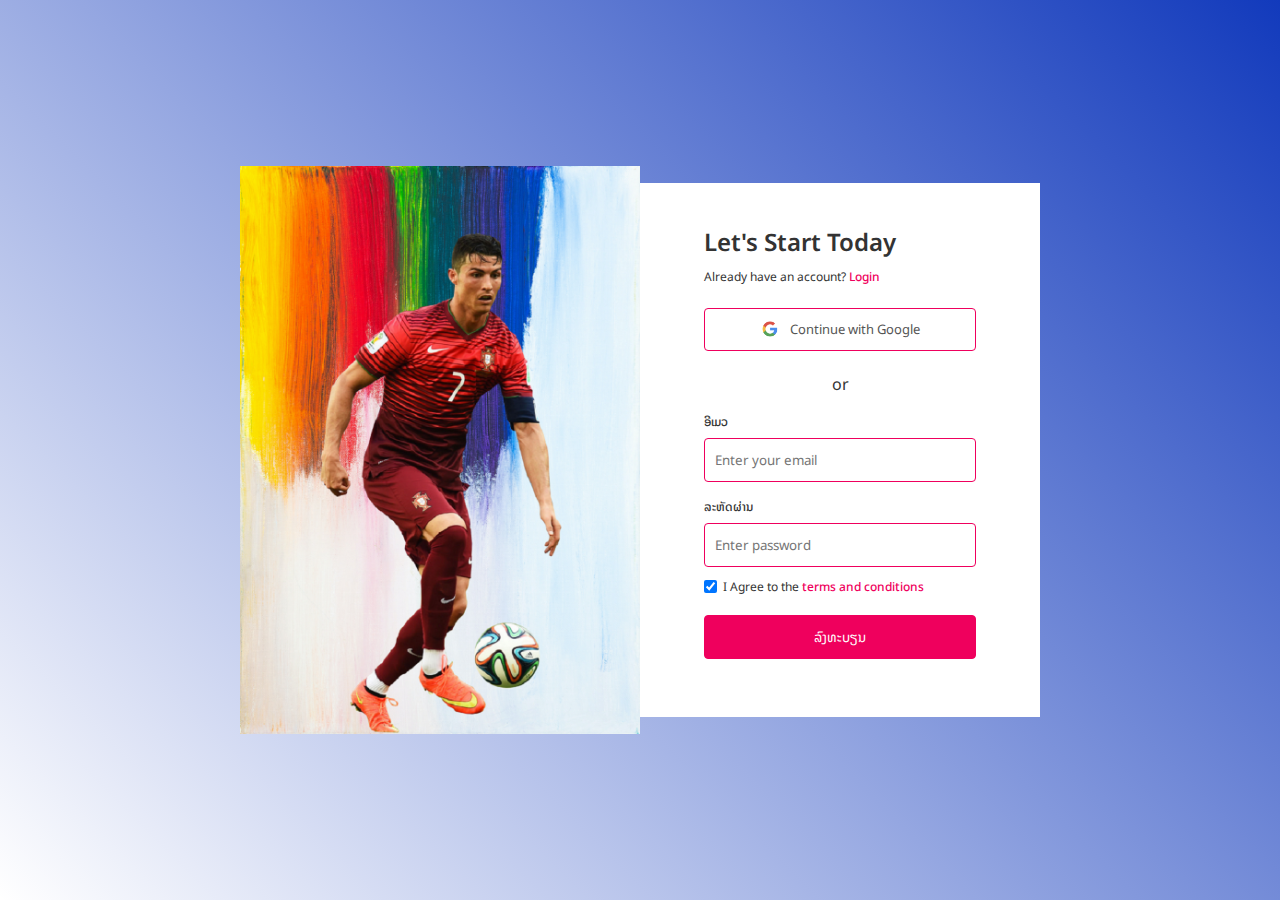
<file: 01. Responsive Registration Form in HTML and CSS/01. Registration Form/index.html>
<!DOCTYPE html>
<html lang="en">
<head>
    <meta charset="UTF-8">
    <meta http-equiv="X-UA-Compatible" content="IE=edge">
    <meta name="viewport" content="width=device-width, initial-scale=1.0">
    <title>Registration Form - LDev</title>
    <link rel="stylesheet" href="style.css">
</head>
<body>
    <div class="container">
        <div class="signup-box">
            <div class="col-1">
                <img src="images/pic1.png" alt="">
            </div>
            <div class="col-2">
                <h2>Let's Start Today</h2>
                <span>Already have an account? <a href="#">Login</a></span>
                <a href="#" class="google-link">
                    <img src="images/google.png" alt=""> Continue with Google
                </a>
                <h4>or</h4>

                <form>
                    <label>ອີເມວ</label>
                    <input type="email" placeholder="Enter your email" class="input-field">

                    <label>ລະຫັດຜ່ານ</label>
                    <input type="password" placeholder="Enter password" class="input-field">

                    <div class="row">
                        <input type="checkbox" checked>
                        <span>I Agree to the <a href="#">terms and conditions</a></span>
                    </div>
                    <button type="submit">ລົງທະບຽນ</button>
                </form>
            </div>
        </div>
    </div>



</body>
</html>
</file>
<file: 01. Responsive Registration Form in HTML and CSS/01. Registration Form/style.css>
@import url('https://fonts.googleapis.com/css2?family=Libre+Baskerville&family=Noto+Sans+Lao:wght@300;400;500;600;800&family=Nunito:wght@200&family=Playfair+Display:ital@1&family=Poppins:ital,wght@0,200;0,300;0,500;0,600;0,700;1,100&display=swap');

* {
    padding: 0;
    margin: 0;
    box-sizing: border-box;
    font-family: 'Noto Sans Lao', sans-serif;
}
.container{
    width: 100%;
    min-height: 100vh;
    background: linear-gradient(45deg, transparent, #123abc); 
    display: flex;
    align-items: center;
    justify-content: center;
    padding: 5%;
}
.signup-box{
    display: flex;
    align-items: center;
    width: 100%;
    max-width: 800px;
    flex-wrap: wrap;
}
.col-1, .col-2{
    flex-basis: 50%;
    flex-grow: 1;
}
.col-1 img{
    width: 100%;
    display: block;
}
.col-2{
    background: #fff;
    padding: 40px 8%;
    color: #333;
    min-width: 250px;
}
.col-2 h2{
    font-weight: 600;
}
.col-2 span{
    font-size: 12px;
}
.col-2 span a{
    text-decoration: none;
    color: #ef005d;
    font-weight: 500;
}
.google-link{
    display: flex;
    align-items: center;
    justify-content: center;
    padding: 10px;
    border-radius: 4px;
    border: 1px solid #ef005d;
    text-decoration: none;
    color: #555;
    font-size: 13px;
    margin: 20px 0;
}
.google-link img{
    width: 20px;
    margin-right: 10px;
}
.col-2 h4{
    text-align: center;
    font-weight: 400;
    margin-bottom: 10px;
}
.input-field{
    padding: 10px;
    border: 1px solid #ef005d;
    border-radius: 4px;
    outline: none;
    display: block;
    width: 100%;
    margin: 5px 0 10px;
}
form label{
    font-weight: 500;
    font-size: 12px;
}
.row{
    display: flex;
    align-items: center;
}
.row input{
    margin-right: 6px;
}
.col-2 form button{
    padding: 10px;
    border-radius: 4px;
    border: 1px solid #ef005d;
    outline: none;
    display: block;
    width: 100%;
    margin: 18px 0 18px;
    background: #ef005d;
    color: #fff;
    cursor: pointer;
}
</file>
